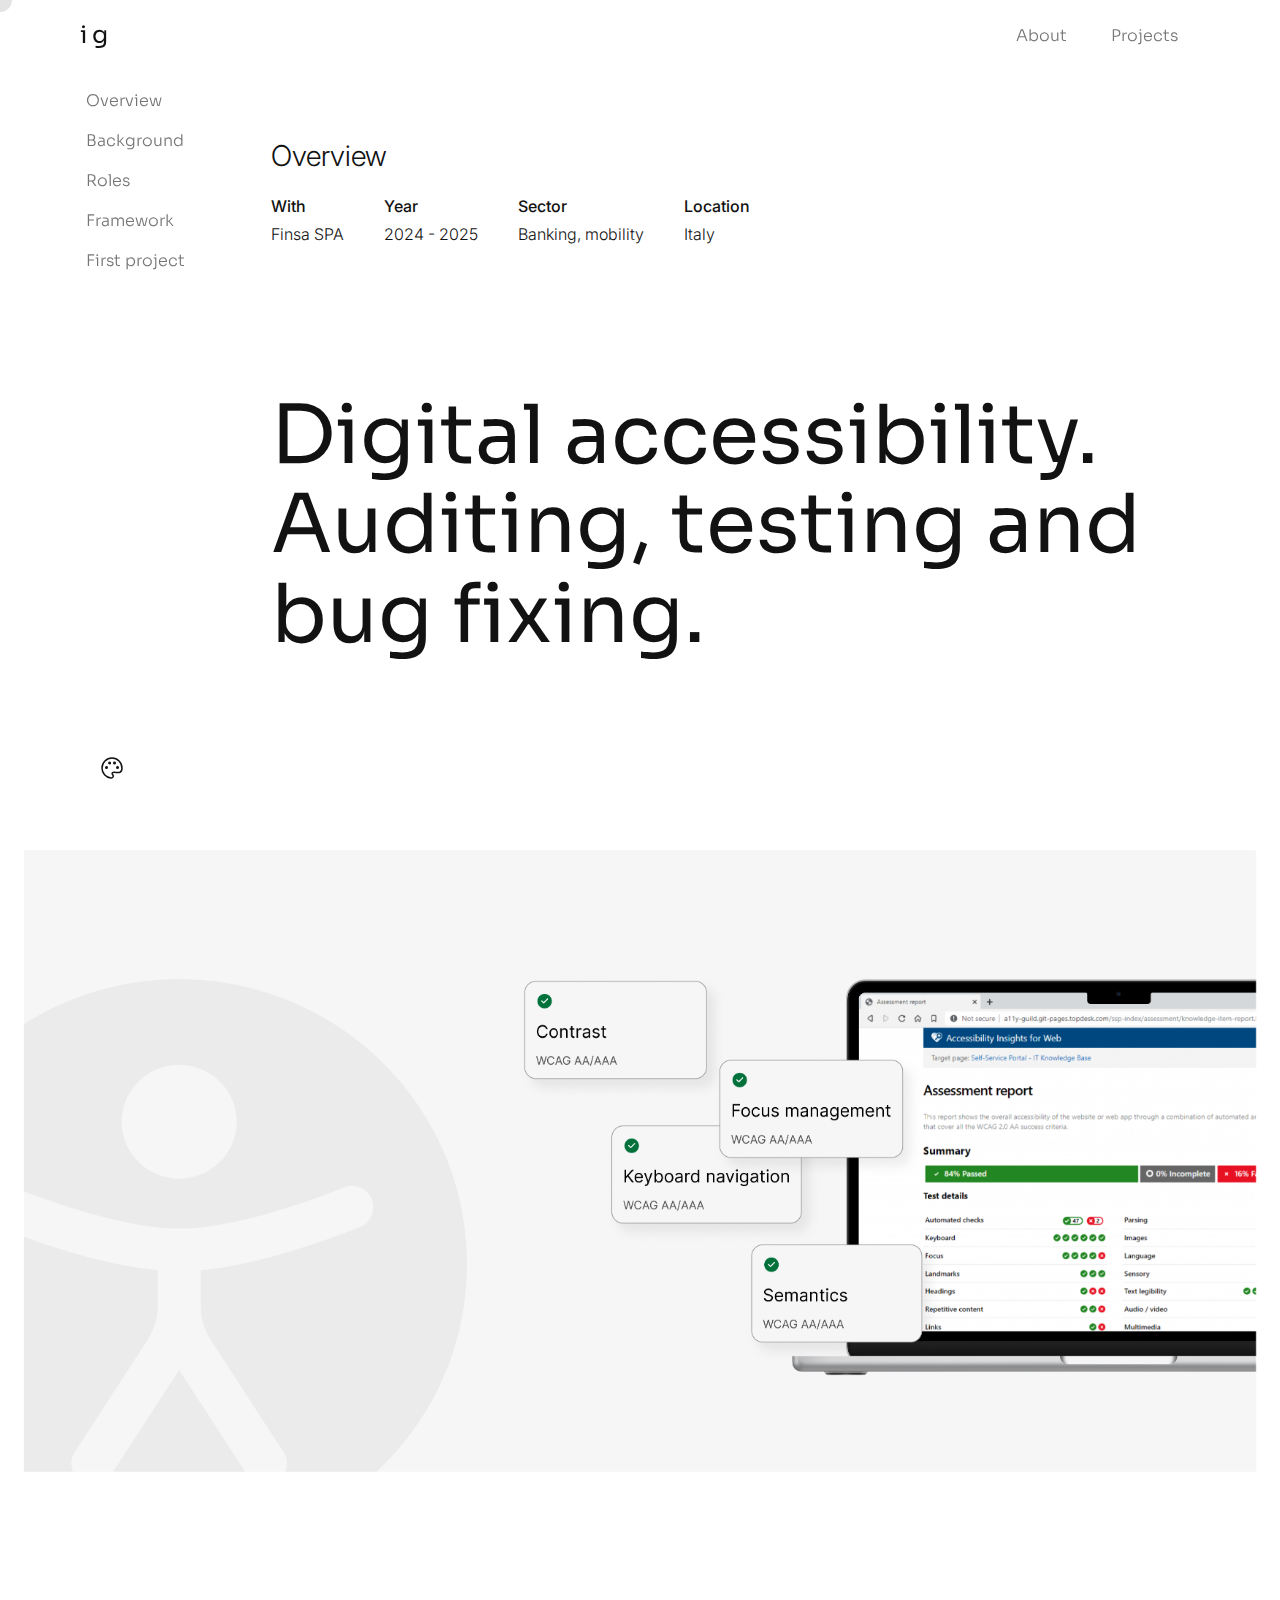
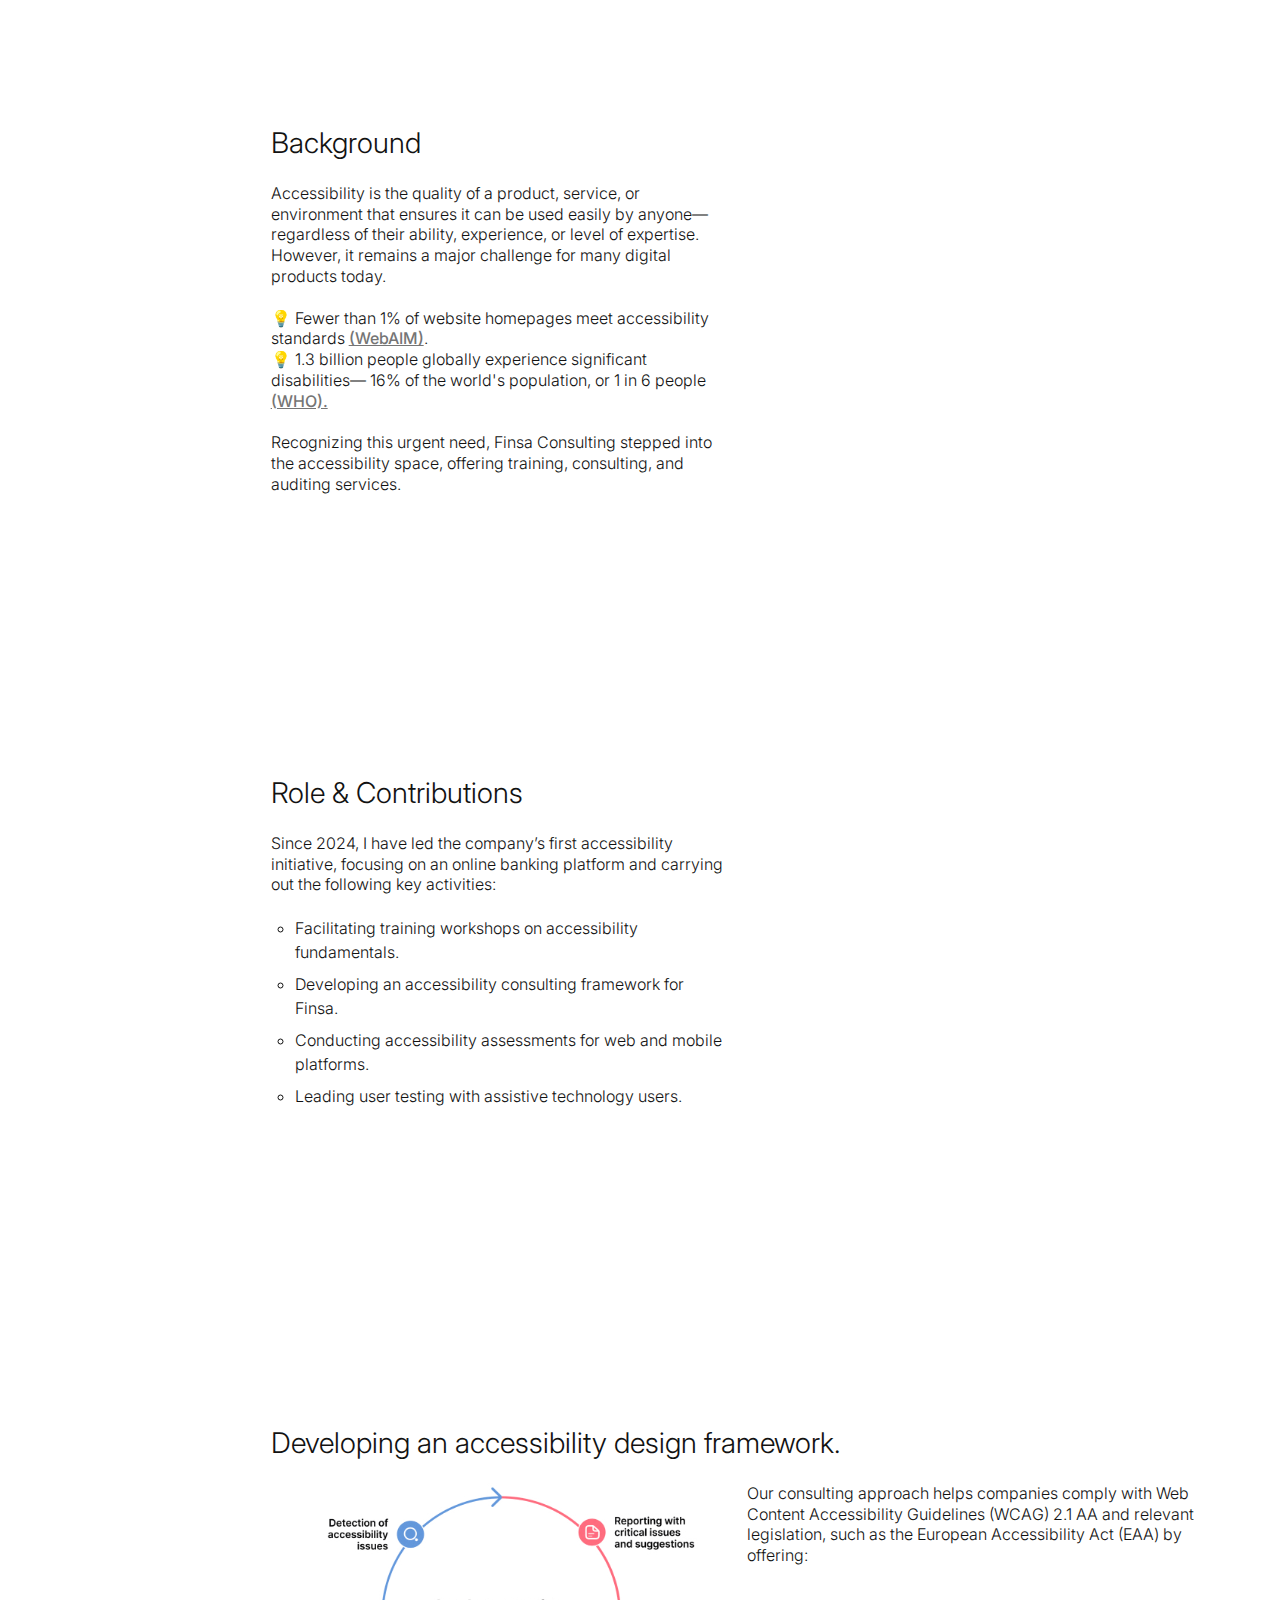
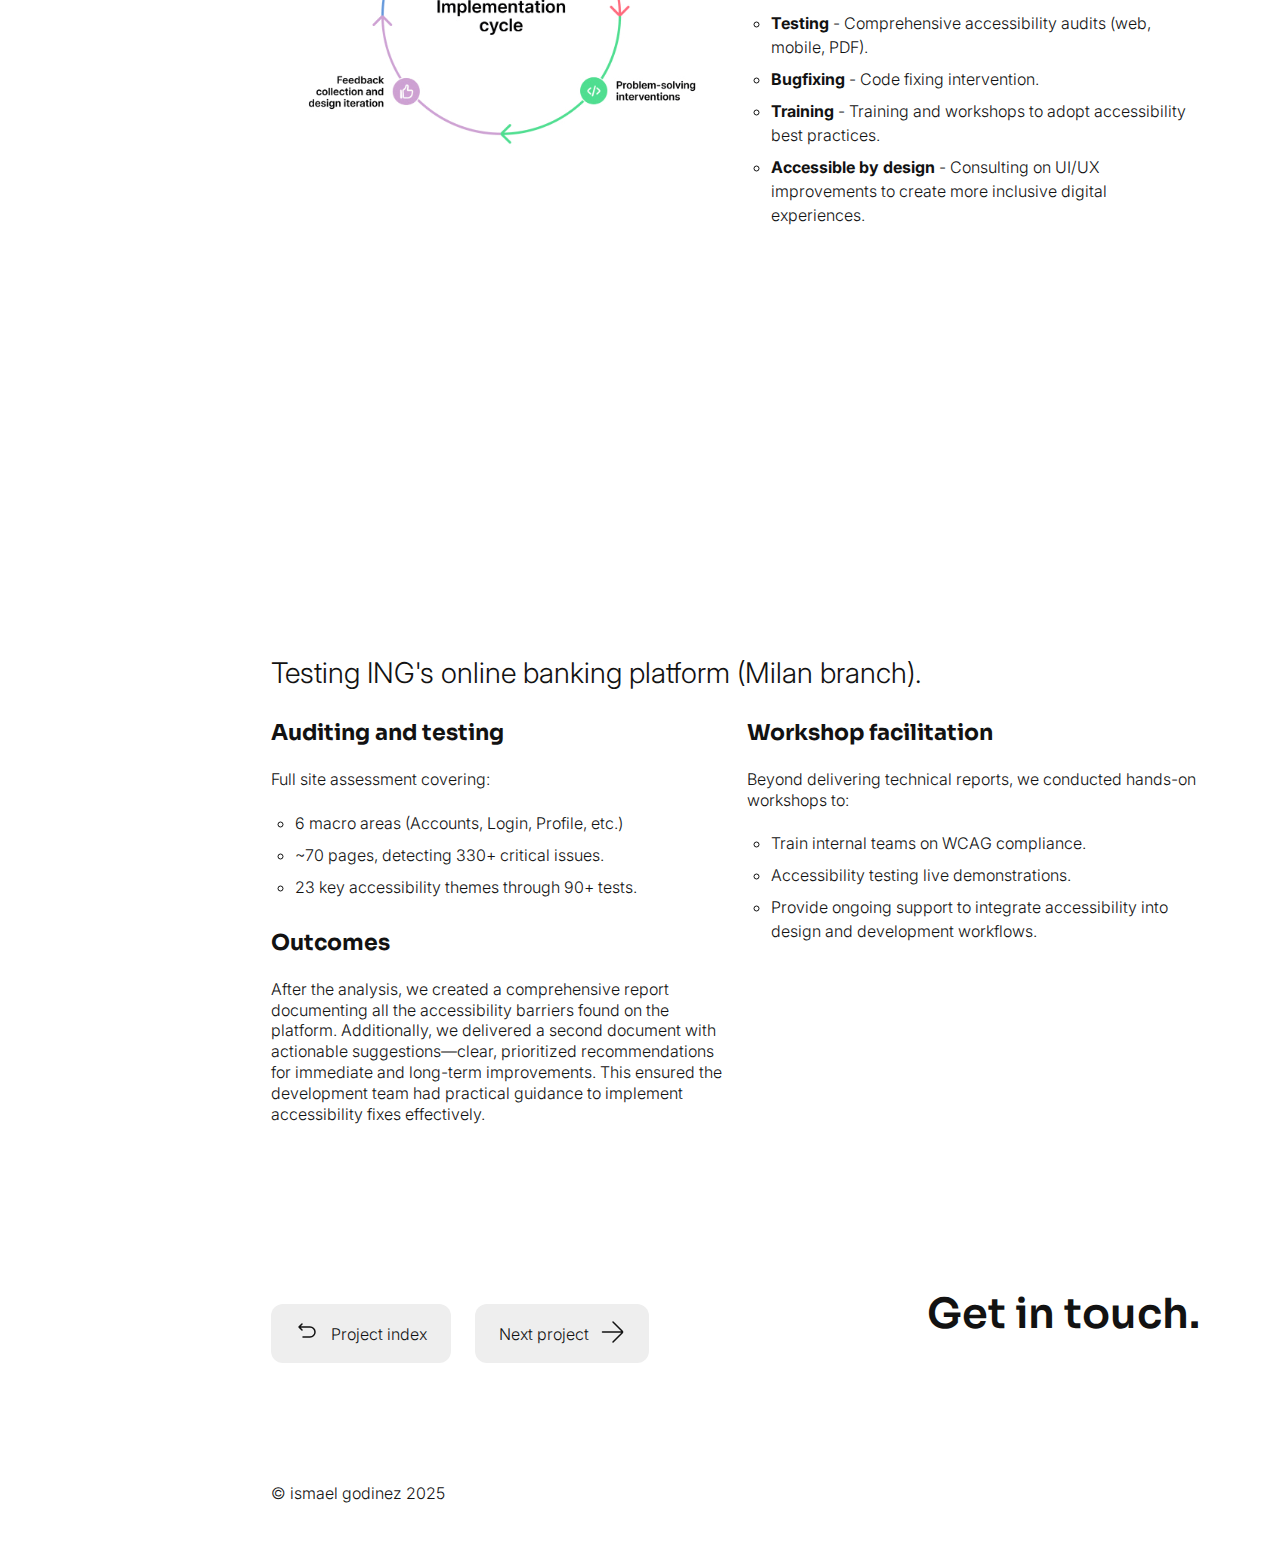
<file: accessibility.html>
<!DOCTYPE html>
<html lang="en">
<head>
    <meta charset="UTF-8">
    <meta name="viewport" content="width=device-width, initial-scale=1.0">
    <title>Ismael Godinez | Digital accessibility</title>
    <link rel="preconnect" href="https://fonts.googleapis.com">
    <link rel="preconnect" href="https://fonts.gstatic.com" crossorigin>
    <link href="https://fonts.googleapis.com/css2?family=Inter:wght@100..900&family=Sora:wght@100..800&display=swap" rel="stylesheet">

    <link href="styles/overall.css" rel="stylesheet">
    <link href="styles/variables.css" rel="stylesheet"> 
    <link href="styles/color.css" rel="stylesheet">
    <link href="styles/style.css" rel="stylesheet">
    <link href="styles/media-queries.css" rel="stylesheet"> 

    <link rel="icon" href="assets/favicon--ig.svg" type="image/svg+xml">
    <script>
        (function() {
          const savedTheme = localStorage.getItem('theme');
          if (savedTheme) {
            document.body.classList.add(savedTheme);
          }
        })();
      </script>
    
</head>

<body class="theme--default">
    <!-- navigation -->
    <header>
        <div class="navbar">
            <a href="index.html">
                <div class="logo">
                    <p class="logo--font">
                        <span>i</span>
                        <!-- <span>s</span>
                        <span>m</span>
                        <span>a</span>
                        <span>e</span>
                        <span>l</span>
                        <span> </span> -->
                        <span>g</span>
                        <!-- <span>o</span>
                        <span>d</span>
                        <span>i</span>
                        <span>n</span>
                        <span>e</span>
                        <span>z</span> -->
                    </p>
                </div>
            </a>
            <nav>
                <ul>
                    <li><a class="nav__link" href="index.html">About</a></li>
                    <li><a class="nav__link" href="projects.html">Projects</a></li>
                    <!-- <li><a href="">Playgorund</a></li> -->
                </ul>
            </nav>
        </div>
    </header>
    

    <!-- side -->
    <nav class="side-nav-proj">
        <ul>
            <li><a class="nav__link" href="#overview">Overview</a></li>
            <li><a class="nav__link" href="#background">Background</a></li>
            <li><a class="nav__link" href="#role">Roles</a></li>
            <li><a class="nav__link" href="#framework">Framework</a></li>
            <li><a class="nav__link" href="#first-proj">First project</a></li>
            
        </ul>
    </nav>
    
    <button id="theme-toggle" class="icon-theme">
        <svg width="24" height="24" viewBox="0 0 24 24" fill="none" xmlns="http://www.w3.org/2000/svg">
            <path d="M2 12.0261C2 17.1723 5.86713 21.413 10.8468 21.9863C11.5816 22.0709 12.2938 21.7576 12.8168 21.2333C13.4703 20.5781 13.4703 19.5159 12.8168 18.8607C12.2938 18.3364 11.8674 17.5541 12.2619 16.9268C13.8385 14.4192 22 20.178 22 12.0261C22 6.48884 17.5228 2 12 2C6.47715 2 2 6.48884 2 12.0261Z"/>
            <path d="M6.5 10.75C6.91414 10.75 7.24988 11.0859 7.25 11.5C7.25 11.9142 6.91421 12.25 6.5 12.25C6.08579 12.25 5.75 11.9142 5.75 11.5C5.75012 11.0859 6.08586 10.75 6.5 10.75ZM17.5 10.75C17.9141 10.75 18.2499 11.0859 18.25 11.5C18.25 11.9142 17.9142 12.25 17.5 12.25C17.0858 12.25 16.75 11.9142 16.75 11.5C16.7501 11.0859 17.0859 10.75 17.5 10.75ZM9.58496 6.25C9.99917 6.25 10.335 6.58579 10.335 7C10.335 7.41421 9.99917 7.75 9.58496 7.75C9.17077 7.74998 8.83496 7.4142 8.83496 7C8.83496 6.5858 9.17077 6.25002 9.58496 6.25ZM14.5 6.25C14.9141 6.25 15.2499 6.58589 15.25 7C15.25 7.41421 14.9142 7.75 14.5 7.75C14.0858 7.75 13.75 7.41421 13.75 7C13.7501 6.58589 14.0859 6.25 14.5 6.25Z"/>
        </svg>                               
    </button>
    <main>
        <!-- opening animation -->

        <section id="overview" class="section overview">
            <div class="content--tp a">
                <h2>Overview</h2>
                <div class="container-data">
                    <div class="item-data">
                        <h4>With</h4>
                        <p>Finsa SPA</p>
                    </div>
                    <div class="item-data">
                        <h4>Year</h4>
                        <p>2024 - 2025</p>
                    </div>
                    <div class="item-data">
                        <h4>Sector</h4>
                        <p>Banking, mobility</p>
                    </div>
                    <div class="item-data">
                        <h4>Location</h4>
                        <p>Italy</p>
                    </div>
                </div>
                
            </div>
            <div class="title-proj b">
                <h1 tabindex="1">Digital accessibility. Auditing, testing and bug fixing.</h1>
            </div>
        </section>

        <section class="hero--interactive hero--fade">
                <img src="assets/acc--overview.png" alt="" class="scroll-image">
        </section>
    
        <section id="background" class="section role">
            <div class="content--tp">
                <div class="description">
                    <h2>Background</h2>
                    <div>
                        Accessibility is the quality of a product, service, or environment that ensures it can be used easily by anyone—regardless of their ability, experience, or level of expertise. However, it remains a major challenge for many digital products today.
                        <br><br>
                        💡 Fewer than 1% of website homepages meet accessibility standards <a href="https://webaim.org/projects/million/" class="link-text" target="_blank">(WebAIM)</a>.
                        <br>
                        💡 1.3 billion people globally  experience significant disabilities— 16% of the world's population, or 1 in 6 people <a href="https://www.who.int/health-topics/disability#tab=tab_1" class="link-text" target="_blank">(WHO).</a>
                        <br><br>
                        Recognizing this urgent need, Finsa Consulting stepped into the accessibility space, offering training, consulting, and auditing services.
                    </div>
                </div>
            </div>
        </section>

        <section id="role" class="section role">
            <div class="content--tp">
                <div class="description">                
                    <h2>Role & Contributions</h2>
                    <div>
                        Since 2024, I have led the company’s first accessibility initiative, focusing on an online banking platform and carrying out the following key activities:
                        <br><br>
                        <ul>
                            <li>Facilitating training workshops on accessibility fundamentals.</li>
                            <li>Developing an accessibility consulting framework for Finsa.</li>
                            <li>Conducting accessibility assessments for web and mobile platforms.</li>
                            <li>Leading user testing with assistive technology users.</li>
                            <!-- <li>Creating and maintain a resource repository with key principles and best practices, desktop and mobile testing protocols, compliance (WCAG, EAA,) and regional regulations, assistive technologies, and more.</li> -->
                        </ul>
                    </div>
                </div>
            </div>
        </section>

        <section id="framework" class="section method">
            <div class="content--tp">
                <div class="description">
                    <h2>Developing an accessibility design framework.</h2>
                    <div class="two-columns">
                        <div class="img--container">
                            <img src="assets/accessibility--1.png" alt="diagram of accessibility design framework" class="img--framework">
                        </div>
                        <div class="description">
                            Our consulting approach helps companies comply with Web Content Accessibility Guidelines (WCAG) 2.1 AA and relevant legislation, such as the European Accessibility Act (EAA) by offering:
                            <br><br>
                            <ul>
                                <li><strong>Testing</strong> - Comprehensive accessibility audits (web, mobile, PDF).</li>
                                <li><strong>Bugfixing</strong> - Code fixing intervention.</li>
                                <li><strong>Training</strong> - Training and workshops to adopt accessibility best practices.</li>
                                <li><strong>Accessible by design</strong> - Consulting on UI/UX improvements to create more inclusive digital experiences.</li>
                            </ul>
                        </div>
                    </div>
                </div>
            </div>

        </section>

        <!-- footer -->
        <section id="first-proj" class="section takeaway">
            <div class="container-takeaway">
                <div class="content--tp">
                    <div class="info-project">
                        <h2>Testing ING's online banking platform (Milan branch).</h2>
                        <div class="two-columns">
                            <div class="description">
                                <h3>Auditing and testing</h3>
                                <div>
                                    Full site assessment covering:
                                    <br><br>
                                    <ul>
                                        <li>6 macro areas (Accounts, Login, Profile, etc.)</li>
                                        <li>~70 pages, detecting 330+ critical issues.</li>
                                        <li>23 key accessibility themes through 90+ tests.</li>
                                    </ul>
                                </div>
                                <h3>Outcomes</h3>
                                <div>
                                    After the analysis, we created a comprehensive report documenting all the accessibility barriers found on the platform. Additionally, we delivered a second document with actionable suggestions—clear, prioritized recommendations for immediate and long-term improvements. This ensured the development team had practical guidance to implement accessibility fixes effectively.
                                </div>
                            </div>
                            <div class="description">
                                <h3>Workshop facilitation</h3>
                                <div>
                                    Beyond delivering technical reports, we conducted hands-on workshops to:
                                    <br><br>
                                    <ul>
                                        <li>Train internal teams on WCAG compliance.</li>
                                        <li>Accessibility testing live demonstrations.</li>
                                        <li>Provide ongoing support to integrate accessibility into design and development workflows.</li>
                                    </ul>
                                </div>
                            </div>
                        </div>
                    </div>
                     
                    <div class="footer-cta">
                        <div class="cta">
                            <button class="principal icon-left" onclick="window.location.href='projects.html'">
                                <span class="icon">
                                    <svg width="24" height="24" viewBox="0 0 24 24" fill="none" xmlns="http://www.w3.org/2000/svg">
                                    <path d="M4 7H15C17.7614 7 20 9.23857 20 12C20 14.7614 17.7614 17 15 17H8.00001M4 7L7 4M4 7L7 10"  stroke-width="1.5" stroke-linecap="round" stroke-linejoin="round"/>
                                    </svg>
                                    </span>
                                <span class="label">Project index</span>
                            </button>
                            <button class="principal icon-right" onclick="window.location.href='bosch-companion.html'">
                                <span class="label">Next project</span>
                                <span class="icon">
                                    <svg width="24" height="24" viewBox="0 0 24 24" fill="none" xmlns="http://www.w3.org/2000/svg">
                                        <path d="M12 22L21.2929 12.7071C21.6834 12.3166 21.6834 11.6834 21.2929 11.2929L12 2M21.5 12H1.5" stroke-width="1.5" stroke-linecap="round" stroke-linejoin="round"/>
                                    </svg>
                                </span>
                            </button>
                        </div>
                        <div class="connect--cta">
                            <a href="index.html#contact">Get in touch.</a>
                        </div>
                    </div>
                </div>
                <div class="copyright">
                    © ismael godinez 2025
                </div>
            </div>
        </section>
    </main>
    <div class="custom-cursor"></div>
    <script src="scripts/script.js"></script>
</body>
</html>
</file>
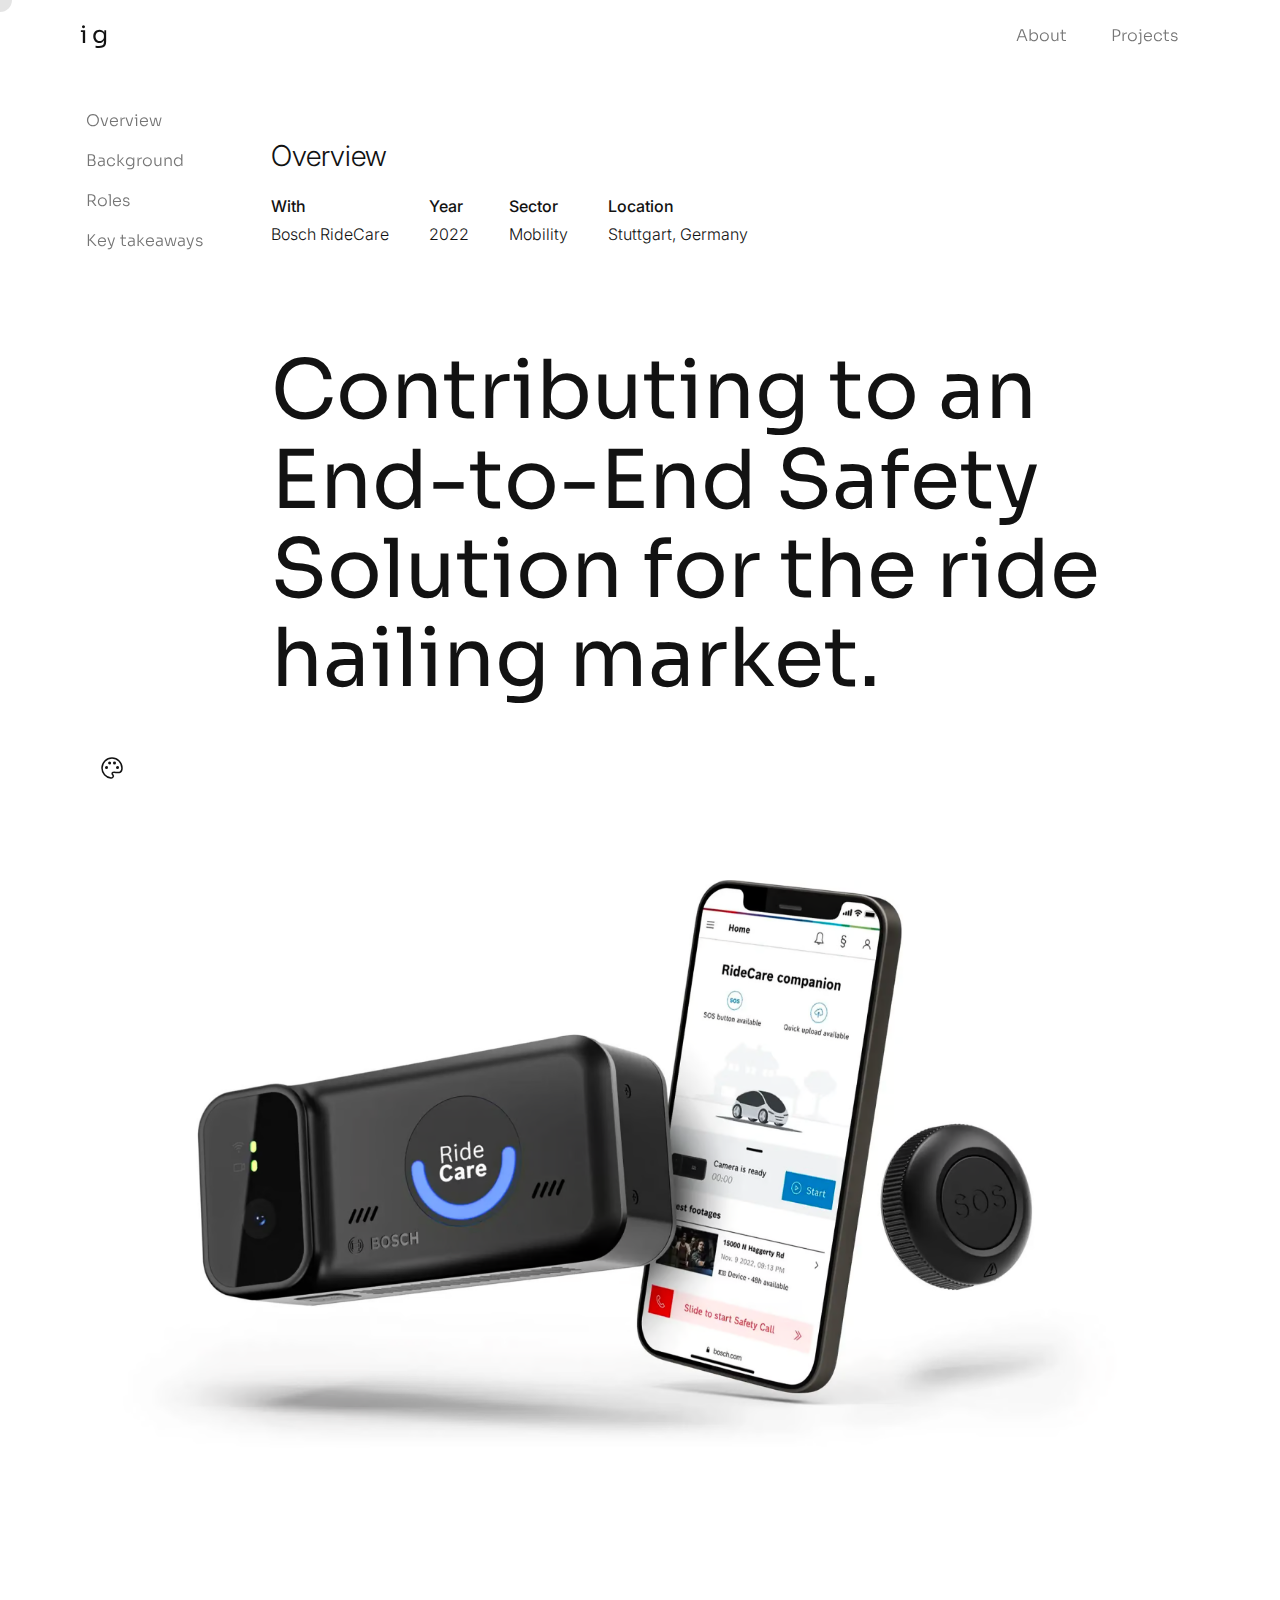
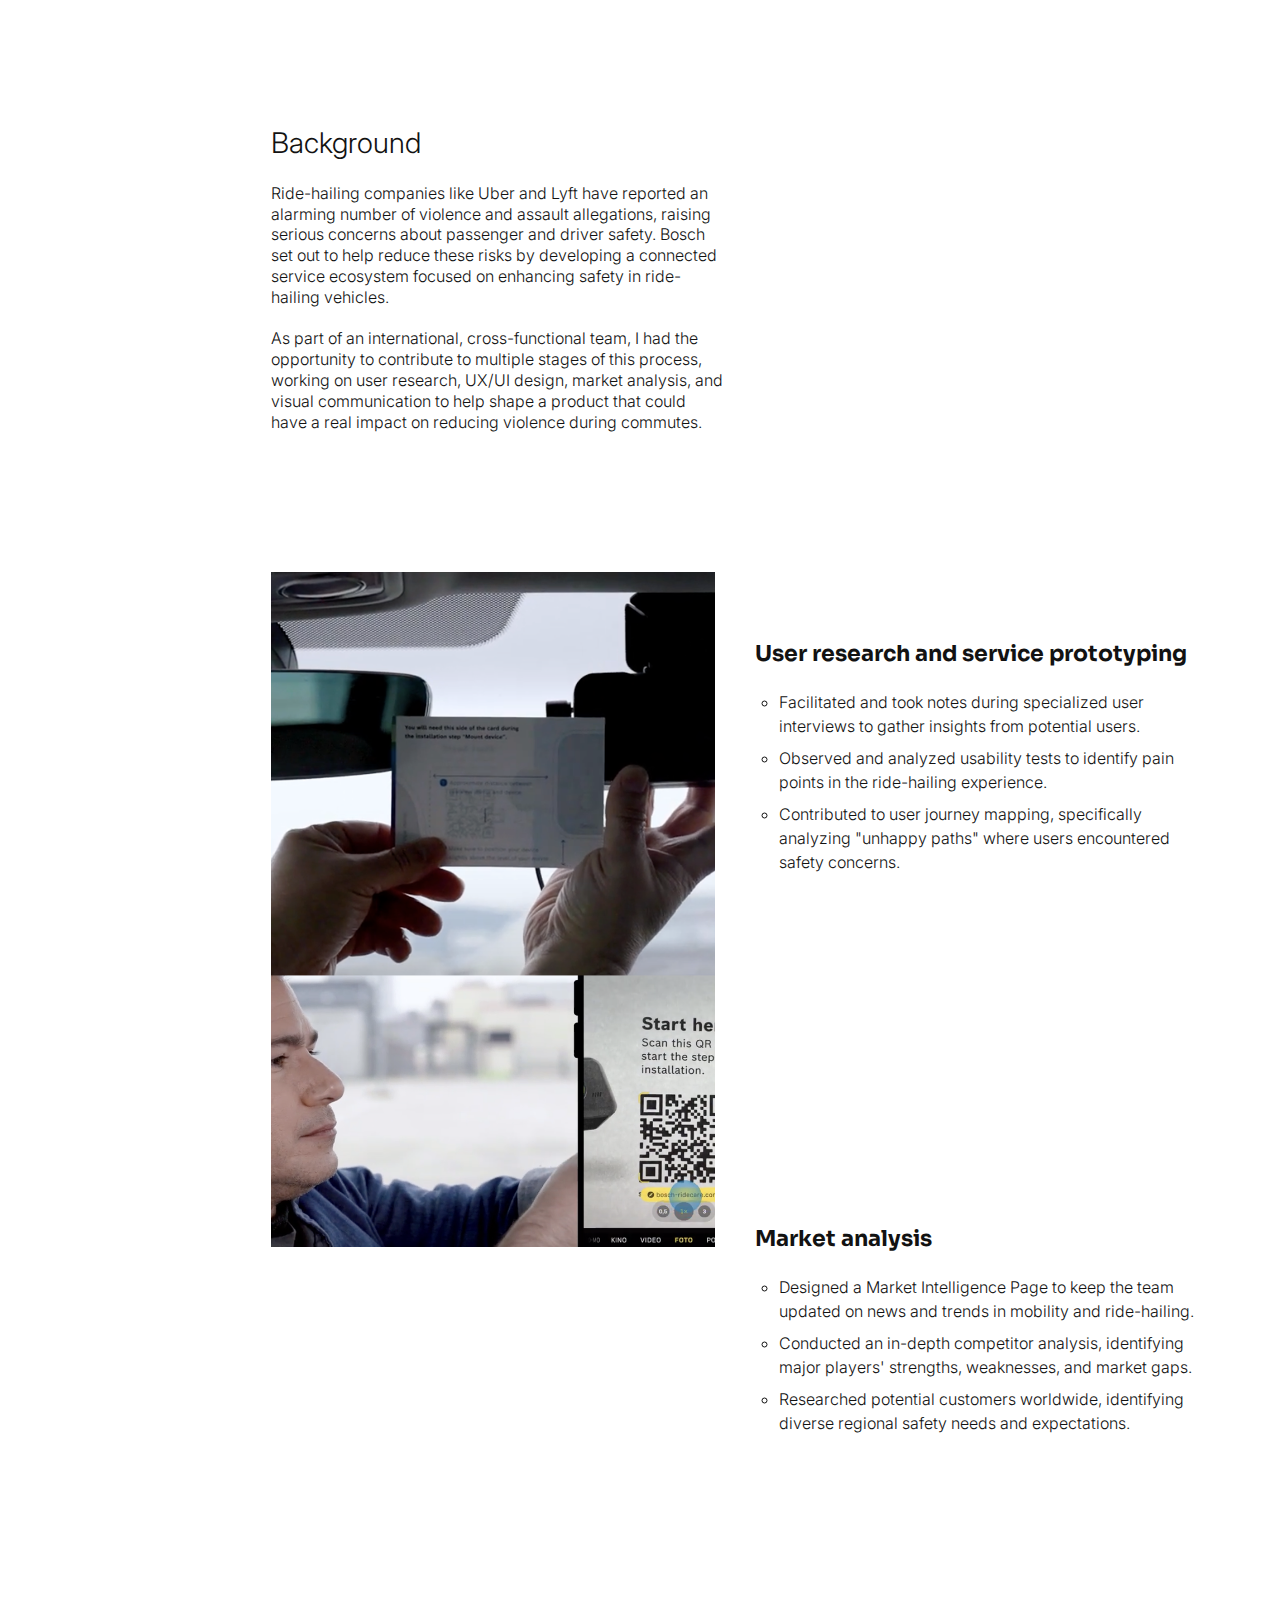
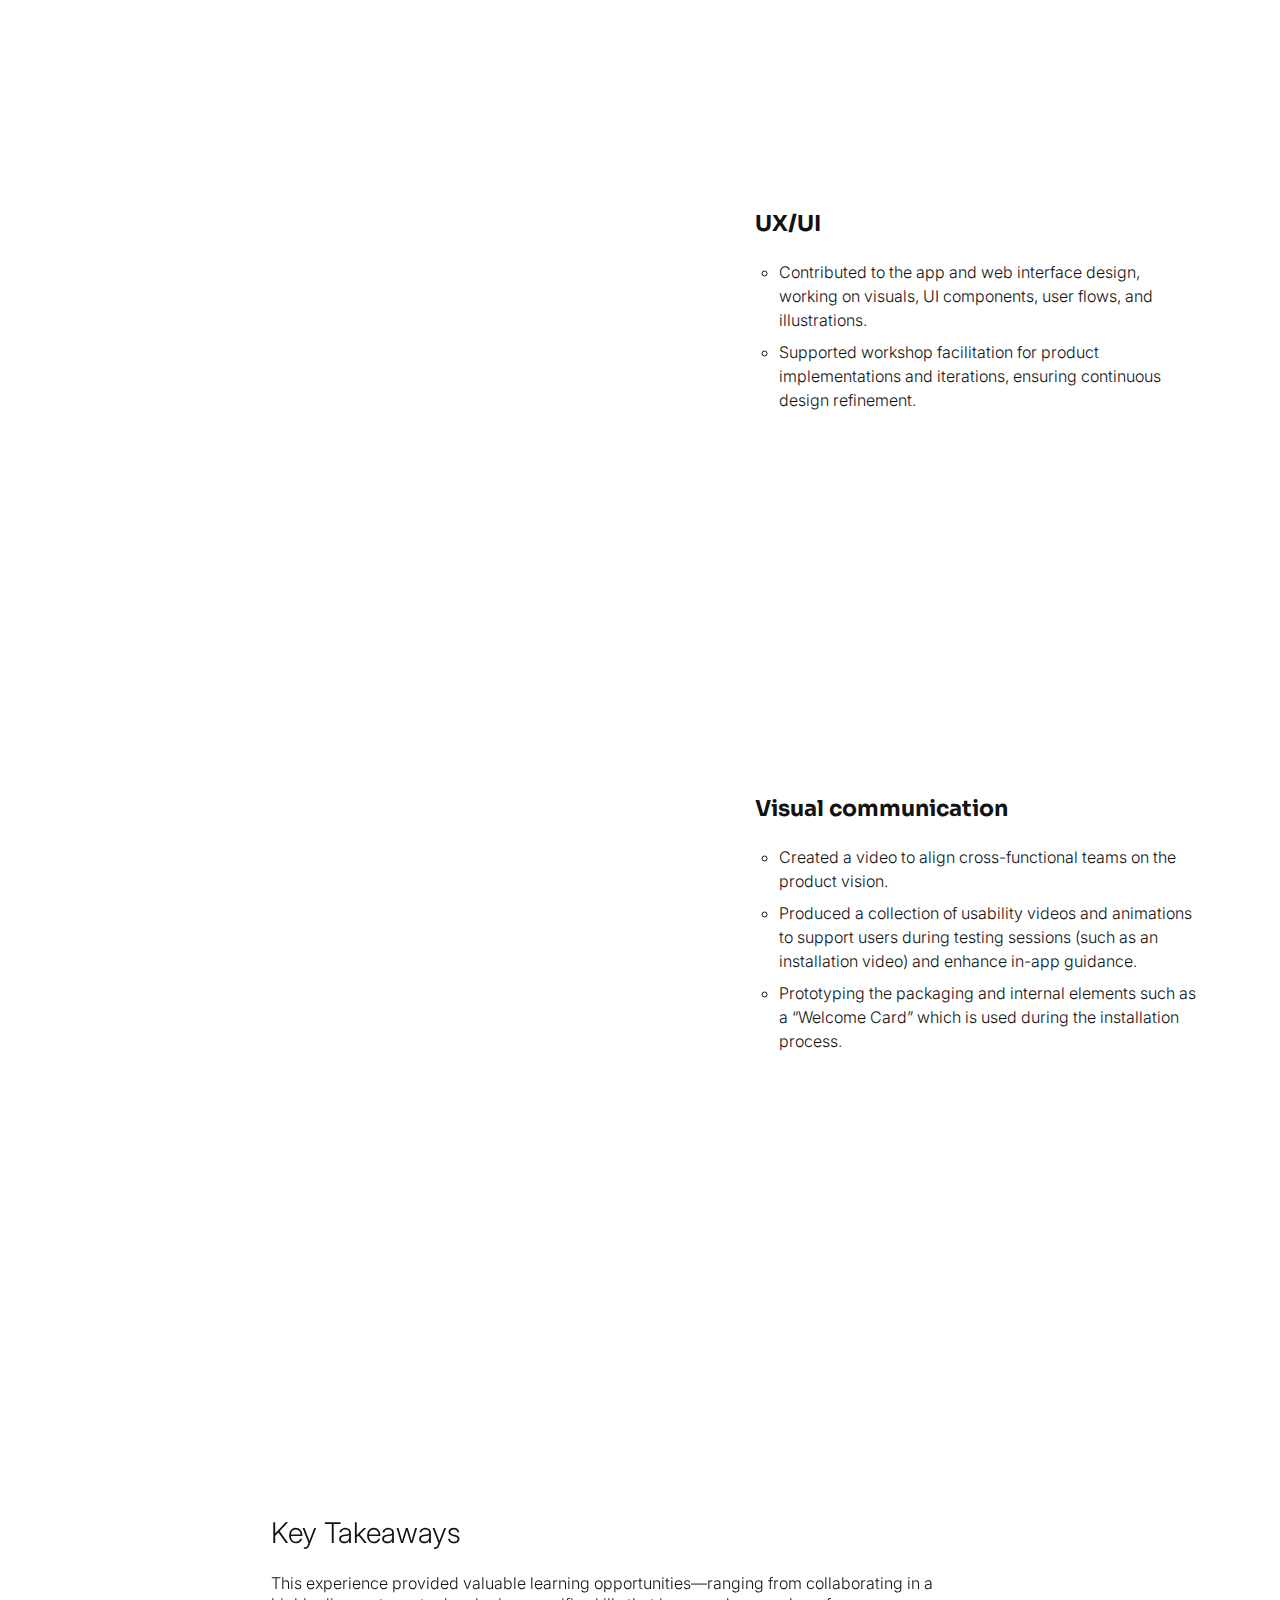
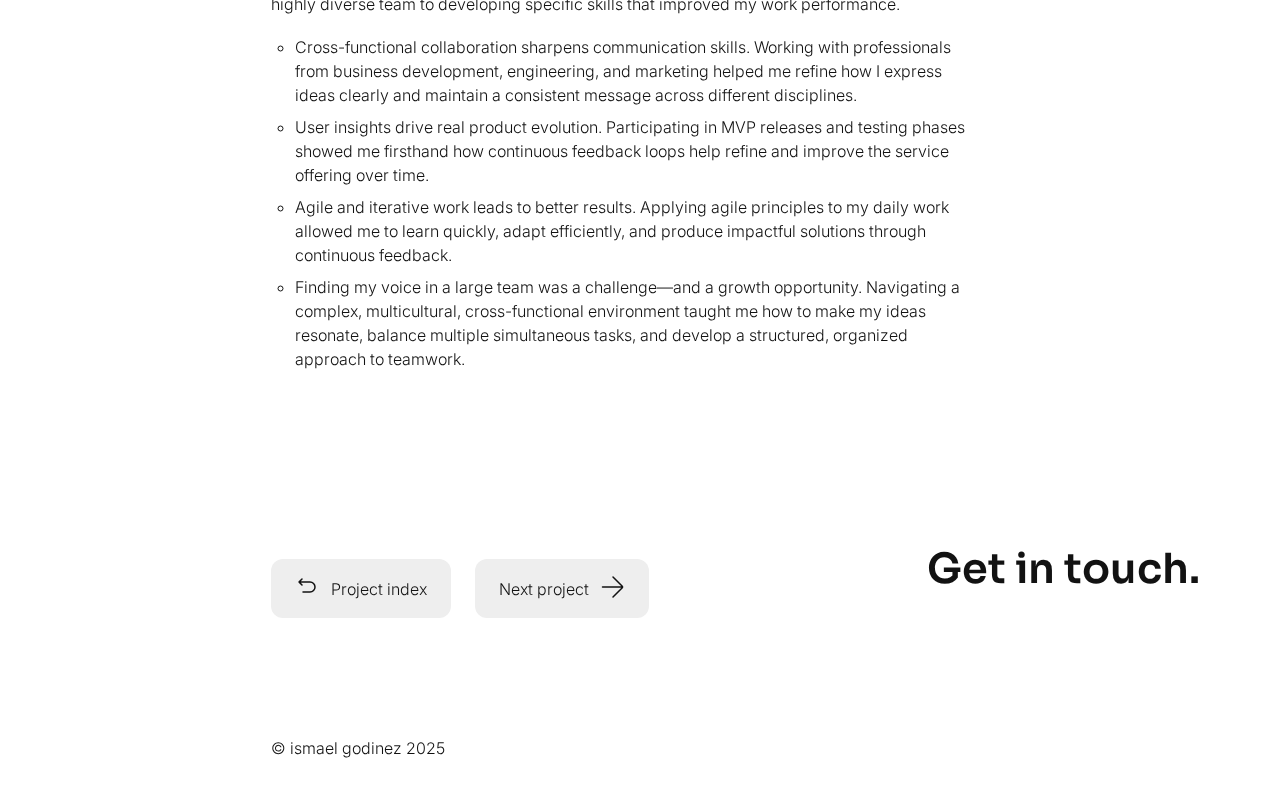
<file: bosch-companion.html>
<!DOCTYPE html>
<html lang="en">
<head>
    <meta charset="UTF-8">
    <meta name="viewport" content="width=device-width, initial-scale=1.0">
    <title>Ismael Godinez | Bosch RideCare</title>
    <link rel="preconnect" href="https://fonts.googleapis.com">
    <link rel="preconnect" href="https://fonts.gstatic.com" crossorigin>
    <link href="https://fonts.googleapis.com/css2?family=Inter:wght@100..900&family=Sora:wght@100..800&display=swap" rel="stylesheet">

    <link href="styles/overall.css" rel="stylesheet">
    <link href="styles/variables.css" rel="stylesheet"> 
    <link href="styles/color.css" rel="stylesheet">
    <link href="styles/style.css" rel="stylesheet">
    <link href="styles/media-queries.css" rel="stylesheet"> 

    <link rel="icon" href="assets/favicon--ig.svg" type="image/svg+xml">
    <script>
        (function() {
          const savedTheme = localStorage.getItem('theme');
          if (savedTheme) {
            document.body.classList.add(savedTheme);
          }
        })();
      </script>
    
</head>

<body class="theme--default">
    <!-- navigation -->
    <header>
        <div class="navbar">
            <a href="index.html">
                <div class="logo">
                    <p class="logo--font">
                        <span>i</span>
                        <!-- <span>s</span>
                        <span>m</span>
                        <span>a</span>
                        <span>e</span>
                        <span>l</span>
                        <span> </span> -->
                        <span>g</span>
                        <!-- <span>o</span>
                        <span>d</span>
                        <span>i</span>
                        <span>n</span>
                        <span>e</span>
                        <span>z</span> -->
                    </p>
                </div>
            </a>
            <nav>
                <ul>
                    <li><a class="nav__link" href="index.html">About</a></li>
                    <li><a class="nav__link" href="projects.html">Projects</a></li>
                    <!-- <li><a href="">Playgorund</a></li> -->
                </ul>
            </nav>
        </div>
    </header>
    

    <!-- side -->
    <nav class="side-nav-proj">
        <ul>
            <li><a class="nav__link" href="#overview">Overview</a></li>
            <li><a class="nav__link" href="#goal">Background</a></li>
            <li><a class="nav__link" href="#role">Roles</a></li>
            <li><a class="nav__link" href="#takeaway">Key takeaways</a></li>
            
        </ul>
    </nav>
    
    <button id="theme-toggle" class="icon-theme">
        <svg width="24" height="24" viewBox="0 0 24 24" fill="none" xmlns="http://www.w3.org/2000/svg">
            <path d="M2 12.0261C2 17.1723 5.86713 21.413 10.8468 21.9863C11.5816 22.0709 12.2938 21.7576 12.8168 21.2333C13.4703 20.5781 13.4703 19.5159 12.8168 18.8607C12.2938 18.3364 11.8674 17.5541 12.2619 16.9268C13.8385 14.4192 22 20.178 22 12.0261C22 6.48884 17.5228 2 12 2C6.47715 2 2 6.48884 2 12.0261Z"/>
            <path d="M6.5 10.75C6.91414 10.75 7.24988 11.0859 7.25 11.5C7.25 11.9142 6.91421 12.25 6.5 12.25C6.08579 12.25 5.75 11.9142 5.75 11.5C5.75012 11.0859 6.08586 10.75 6.5 10.75ZM17.5 10.75C17.9141 10.75 18.2499 11.0859 18.25 11.5C18.25 11.9142 17.9142 12.25 17.5 12.25C17.0858 12.25 16.75 11.9142 16.75 11.5C16.7501 11.0859 17.0859 10.75 17.5 10.75ZM9.58496 6.25C9.99917 6.25 10.335 6.58579 10.335 7C10.335 7.41421 9.99917 7.75 9.58496 7.75C9.17077 7.74998 8.83496 7.4142 8.83496 7C8.83496 6.5858 9.17077 6.25002 9.58496 6.25ZM14.5 6.25C14.9141 6.25 15.2499 6.58589 15.25 7C15.25 7.41421 14.9142 7.75 14.5 7.75C14.0858 7.75 13.75 7.41421 13.75 7C13.7501 6.58589 14.0859 6.25 14.5 6.25Z"/>
        </svg>                               
    </button>
    <main>
        <!-- opening animation -->

        <section id="overview" class="section overview">
            <div class="content--tp a">
                <h2>Overview</h2>
                <div class="container-data">
                    <div class="item-data">
                        <h4>With</h4>
                        <p>Bosch RideCare</p>
                    </div>
                    <div class="item-data">
                        <h4>Year</h4>
                        <p>2022</p>
                    </div>
                    <div class="item-data">
                        <h4>Sector</h4>
                        <p>Mobility</p>
                    </div>
                    <!-- <div class="item-data">
                        <h4>Client</h4>
                        <p>Hospedale Gemelli</p>
                    </div> -->
                    <div class="item-data">
                        <h4>Location</h4>
                        <p>Stuttgart, Germany</p>
                    </div>
                </div>
                
            </div>
            <div class="title-proj b">
                <h1 tabindex="1">Contributing to an End-to-End Safety Solution for the ride hailing market.</h1>
            </div>
        </section>

        <section class="hero--interactive hero--fade">
                <img src="assets/bosch--overview.png" alt="" class="scroll-image">
        </section>
    
        <section id="goal" class="section role">
            <div class="content--tp">
                <div class="description">
                    <h2>Background</h2>
                    <div>
                        Ride-hailing companies like Uber and Lyft have reported an alarming number of violence and assault allegations, raising serious concerns about passenger and driver safety. Bosch set out to help reduce these risks by developing a connected service ecosystem focused on enhancing safety in ride-hailing vehicles.
                        <br><br>
                        As part of an international, cross-functional team, I had the opportunity to contribute to multiple stages of this process, working on user research, UX/UI design, market analysis, and visual communication to help shape a product that could have a real impact on reducing violence during commutes.
                    </div>
                </div>
            </div>
        </section>


        <section id="role" class="sticky-slider section">
            <div class="scroll-slider">
                <div class="image-panel">
                  <div class="image-wrapper" id="image-wrapper">
                    <img src="assets/bosch--press4.png" alt="Installation process of the RideCare device"> 
                    <img src="assets/bosch--press1-1.png" alt="RideCare companion device, installed in a car windshield">
                  </div>
                </div>
              
                <div class="text-panel">
                  <div class="text-block" data-index="0">
                    <div>
                      <h3>User research and service prototyping</h3>
                      <ul>
                        <li>Facilitated and took notes during specialized user interviews to gather insights from potential users.</li>
                        <li>Observed and analyzed usability tests to identify pain points in the ride-hailing experience.</li>
                        <li>Contributed to user journey mapping, specifically analyzing "unhappy paths" where users encountered safety concerns.</li>
                      </ul>
                    </div>
                  </div>
                  <div class="text-block" data-index="0">
                    <div>
                      <h3>Market analysis</h3>
                      <ul>
                        <li>Designed a Market Intelligence Page to keep the team updated on news and trends in mobility and ride-hailing.</li>
                        <li>Conducted an in-depth competitor analysis, identifying major players' strengths, weaknesses, and market gaps.</li>
                        <li>Researched potential customers worldwide, identifying diverse regional safety needs and expectations.</li>
                      </ul>
                    </div>
                  </div>
                  <div class="text-block" data-index="1">
                    <div>
                      <h3>UX/UI</h3>
                      <ul>
                        <li>Contributed to the app and web interface design, working on visuals, UI components, user flows, and illustrations.</li>
                      <li>Supported workshop facilitation for product implementations and iterations, ensuring continuous design refinement.</li>
                      </ul> 
                    </div>
                  </div>
                  <div class="text-block" data-index="1">
                    <div>
                      <h3>Visual communication</h3>
                      <ul>
                        <li>Created a video to align cross-functional teams on the product vision.</li>
                        <li>Produced a collection of usability videos and animations to support users during testing sessions  (such as an installation video) and enhance in-app guidance.</li>
                        <li>Prototyping the packaging and internal elements such as a “Welcome Card” which is used during the installation process.</li>
                      </ul>
                    </div>
                  </div>
                </div>
            </div>
        </section>
        
        <!-- footer -->
        <section id="takeaway" class="section takeaway">
            <div class="container-takeaway">
                <div class="content--tp">
                    <div class="description">
                        <h2>Key Takeaways</h2>
                        <div>
                            This experience provided valuable learning opportunities—ranging from collaborating in a highly diverse team to developing specific skills that improved my work performance.
                            <br><br>
                            <ul>
                                <li>Cross-functional collaboration sharpens communication skills. Working with professionals from business development, engineering, and marketing helped me refine how I express ideas clearly and maintain a consistent message across different disciplines.</li>
                                <li>User insights drive real product evolution. Participating in MVP releases and testing phases showed me firsthand how continuous feedback loops help refine and improve the service offering over time.</li>
                                <li>Agile and iterative work leads to better results. Applying agile principles to my daily work allowed me to learn quickly, adapt efficiently, and produce impactful solutions through continuous feedback.</li>
                                <li>Finding my voice in a large team was a challenge—and a growth opportunity. Navigating a complex, multicultural, cross-functional environment taught me how to make my ideas resonate, balance multiple simultaneous tasks, and develop a structured, organized approach to teamwork.</li>
                            </ul>
                        </div>
                    </div>
                    <div class="footer-cta">
                        <div class="cta">
                            <button class="principal icon-left" onclick="window.location.href='projects.html'">
                                <span class="icon">
                                    <svg width="24" height="24" viewBox="0 0 24 24" fill="none" xmlns="http://www.w3.org/2000/svg">
                                    <path d="M4 7H15C17.7614 7 20 9.23857 20 12C20 14.7614 17.7614 17 15 17H8.00001M4 7L7 4M4 7L7 10"  stroke-width="1.5" stroke-linecap="round" stroke-linejoin="round"/>
                                    </svg>
                                    </span>
                                <span class="label">Project index</span>
                            </button>
                            <button class="principal icon-right" onclick="window.location.href='urmet-servizi.html'">
                                <span class="label">Next project</span>
                                <span class="icon">
                                    <svg width="24" height="24" viewBox="0 0 24 24" fill="none" xmlns="http://www.w3.org/2000/svg">
                                        <path d="M12 22L21.2929 12.7071C21.6834 12.3166 21.6834 11.6834 21.2929 11.2929L12 2M21.5 12H1.5" stroke-width="1.5" stroke-linecap="round" stroke-linejoin="round"/>
                                    </svg>
                                </span>
                            </button>
                        </div>
                        <div class="connect--cta">
                            <a href="index.html#contact">Get in touch.</a>
                        </div>
                    </div>
                </div>
                <div class="copyright">
                    © ismael godinez 2025
                </div>
            </div>
        </section>
    </main>
    <div class="custom-cursor"></div>
    <script src="scripts/script.js"></script>
    <script>
        // Run only if screen is wider than 768px
        if (window.innerWidth > 768) {
          const wrapper = document.getElementById('image-wrapper');
      
          const observer = new IntersectionObserver(entries => {
            entries.forEach(entry => {
              if (entry.isIntersecting) {
                const index = entry.target.dataset.index;
                wrapper.style.transform = `translateY(-${index * 75}vh)`;
              }
            });
          }, {
            threshold: 0.6
          });
      
          document.querySelectorAll('.text-block').forEach(block => observer.observe(block));
        }
      </script>
</body>
</html>
</file>
<file: styles/overall.css>
html, body {
  box-sizing: border-box;
  scroll-behavior: smooth;


  margin: 0;
  padding: 0;
  
  font-family: var(--font--family);
  font-family: var(--font--family-2);
  line-height: 130%;
  font-size: var(--font--size-regular);
  font-weight: 300;
  cursor: none;
}
  
*, *:before, *:after {
  box-sizing: inherit;
}

h1, h2, h3, h4, p, figure {
  margin: 0;

}

a {
  text-decoration: none;
  color: inherit;
  cursor: none;
}
  
img {
  display: block;
  user-select: none;
}

* {
  -webkit-tap-highlight-color: rgb(0 0 0 / 0);
}

.link-text {
  color: var(--foreground-2);
  font-weight: 500;
  text-decoration: underline;
  transition: color 0.3s ease;
}

.link-text:hover {
  color: var(--foreground-1);
}

h1 {
  font-family: var(--font--family);
  font-optical-sizing: auto;
  font-weight: 400;
  font-style: normal;
  font-size: var(--font--size-huge);  
  line-height: 110%; 
}

h2 {
  font-family: "Inter", sans-serif;
  font-optical-sizing: auto;
  font-weight: 300;
  font-style: normal;
  font-size: var(--font--size-large); 
  line-height: 110%;  
}

h3 {
  font-family: var(--font--family);
  font-optical-sizing: auto;
  font-weight: 700;
  font-style: normal;
  font-size: var(--font--size-medium); 
  line-height: 110%;  
}

h4 {
  font-family: var(--font--family-2);
  font-optical-sizing: auto;
  font-weight: 500;
  font-style: normal;
  font-size: var(--font--size-regular);   
}

.logo--font {
  font-family: var(--font--family);
  font-optical-sizing: auto;
  font-weight: 400;
  font-style: normal;
  font-size: 24px;
}

.custom-cursor {
  position: fixed;
  top: 0;
  left: 0;
  width: 24px;
  height: 24px;
  background-color: var(--surface-2);
  border-radius: 50%;
  pointer-events: none;
  transform: translate(-50%, -50%);
  transition: transform 0.15s ease-out, width 0.2s, height 0.2s;
  z-index: 9999;
}

.custom-cursor.hovered {
  transform: translate(-50%, -50%) scale(2);
  background: var(--surface-1);
  /* backdrop-filter: invert(100%); */
}

button {
  display: inline-flex;
  height: fit-content;
  padding: 16px 24px;
  justify-content: center;
  align-items: center;
  gap: 12px;
  border-radius: 12px;
  cursor: none;
  
}

strong {
  font-weight: 700;
}

ol, ul {
  margin: 0;
  padding: 0 0 0 24px;
}

ol li {
  line-height: 1.5;
  margin-bottom: 24px;
}

ul li {
  list-style: circle;
  line-height: 1.5;
  margin-bottom: 8px;
}

.principal {
  background: var(--surface-1, #eee);
  border: none;
}

.principal:hover {
  background: var(--surface-2, #e4e4e4);
}

.principal .label {
  color: var(--foreground-1);
  font-family: var(--font--family-2);
  font-size: var(--font--size-regular);
  line-height: normal;
  font-weight: 300;
}

/* slider */

.slider {
  position: relative;
  width: 100%;
  align-self: stretch;
  /* max-width: 600px; */
  overflow: hidden;
  /* border-radius: 32px; */
  height: 80vh;
}

.slider-track {
  display: flex;
  transition: transform 0.4s ease;
  align-self: stretch;
  height: calc(100% - 80px);
}

.slide {
  min-width: 100%;
  box-sizing: border-box;
  padding: 0 20px;
}

.slide img {
  max-width: 100%;
  height: 70%;
  object-fit: cover;
  border-radius: 24px;
  margin-bottom: 16px;
}

.video-box {
  width: 100%;
  height: 70%;
  overflow: hidden;
  min-width: 25vw;
  margin-bottom: 16px;
}

.video-box video {
width: 100%;
height: 100%;
border-radius: 24px;

object-fit: cover;
overflow: hidden;
}

.slide p {
  min-width: 100%;
  height: fit-content;
  
}

.cta--slider {
  display: flex;
  flex-direction: row;
  justify-content: space-between;
  margin-bottom: 16px;
  padding: 0 16px;
}

.slide-controls {
  display: flex;
  flex-direction: row;
  justify-content: center;
  gap: 32px; 

}

button.icon {
  background: var(--bg);
  color: var(--foreground-1);
  border: none;
  border-radius: 50px;
  padding: 20px;
  
  cursor: pointer;
  z-index: 1;
}

button.icon-theme {
  background: var(--surface-nav);
  color: var(--foreground-1);
  border: none;
  border-radius: 50px;
  padding: 20px;
  cursor: pointer;
  z-index: 1;
  backdrop-filter: blur(8px)
}

button.icon-theme path {
  stroke: var(--foreground-1);
  stroke-width: 1.5px;
}

button.icon-theme:hover {
  background: var(--surface-2);
}

button.icon:hover,
button.next:hover {
  background: var(--surface-2);
}

.indicators {
  display: flex;
  align-items: center;
}

.indicators button {
  background: var(--surface-1);
  border: none;
  width: 12px;
  height: 12px;
  border-radius: 50%;
  margin: 0 4px;
  cursor: pointer;
  opacity: 0.5;
  transition: opacity 0.3s;
  padding: 0;
}

.indicators button.active {
  opacity: 1;
  background: var(--surface-2);
}

.icon path {
  stroke: var(--foreground-1);
  stroke-width: 1.5px;
}

button#theme-toggle {
  position: fixed;
  bottom: 100px;
  left: 80px;
  z-index: 10;
}

/* --- hero image --- */

.hero--interactive {
  width: 100%;
  margin-top: 15vh;
  overflow: hidden;
  perspective: 1000px;
  opacity: 1;
  transform: translateY(20px);
  transition: opacity 0.6s ease, transform 0.8s ease;
}

.hero--interactive img {
  width: 100%;
  padding: 0 24px;
  height: auto;
  object-fit: cover;
  transition: transform 0.6s ease;
  transform-origin: center;
  will-change: transform;
}

.hero--fade img {
  transition: transform 0.2s ease-out;
  will-change: transform;
  transform-style: preserve-3d;
}

.hero--interactive img.bosch {
  padding: 180px;
}

/* --- radio status --- */

.status-indicator {
  display: flex;
  align-items: center;
  gap: 16px;
  font-weight: 400;
  color: var(--foreground-1);
}

.signal {
  position: relative;
  width: 24px;
  height: 24px;
}

.circle {
  position: absolute;
  width: 24px;
  height: 24px;
  border-radius: 50%;
  border: 3px solid var(--surface-2);
  top: 0;
  left: 0;
}

.pulse {
  animation: pulse 1.6s ease-out infinite;
}

.static {
  background-color: var(--surface-2);
  width: 12px;
  height: 12px;
  top: 6px;
  left: 6px;
}

@keyframes pulse {
  0% {
    transform: scale(1);
    opacity: 0.7;
  }
  70% {
    transform: scale(2.2);
    opacity: 0;
  }
  100% {
    opacity: 0;
  }
}


/* logo strip */

.section.logos {
  height: fit-content;
}

.logo-strip {
  grid-column: 3 / -1;
  display: flex;
  margin: 120px 0 120px 0;
  position: absolute;
  overflow: hidden;
  width: 100%;
  background: var(--bg1);
  mask-image: linear-gradient(to right, transparent, black 10%, black 90%, transparent);
  -webkit-mask-image: linear-gradient(to right, transparent, black 10%, black 90%, transparent);
  align-items: center;
}

.logo-track {
  display: flex;
  align-items: center;
  gap: 56px;
  animation: scroll-left 20s linear infinite;
}

.logos-item {
  width: fit-content;
  height: auto;
}

.logos-item svg path {
  fill: var(--foreground-2);
}

.logo-track img {
  height: 40px;
  flex-shrink: 0;
  opacity: 0.8;
  transition: opacity 0.3s ease;
}

.logo-track img:hover {
  opacity: 1;
}

@keyframes scroll-left {
  0% {
      transform: translateX(0);
  }
  100% {
      transform: translateX(-50%);
  }
}
</file>
<file: styles/variables.css>
:root {
    --font--family: "Sora", system-ui, sans-serif;
    --font--family-2: "Inter", system-ui, sans-serif;
    --font--style: normal;
    --font--weight: 500;
    --font--margin-left: -0.07em;
    --font--margin-left-opening-quote-mark: -0.406em;
    --font--feature-settings: "liga", "ss02", "ss03", "ss04", "ss06";
    --font--feature-settings-no-stylized-numeral-8: "ss06" 0;
    --font--size-huge: clamp(36px, 5.14vw, 5.14vw);
    --font--size-hugealt: clamp(32px,3.24vw, 3.24vw);
    --font--size-large: clamp(38px, 1.81vw, 1.81vw);
    --font--size-medium: 22px;
    --font--size-regular: 16px;
    --font--size-small: 14px;
    --font--size-regular-line-height: 1.25;
  }
  
  :root {
    --grid-margin: 80px;
    --grid-columns: var(--grid-columns-12);
    --grid-columns-12: repeat(12, [col-start] 1fr);
    --grid--app-columns-6: repeat(6, [col-start] 1fr);
    --grid--app-columns-4: repeat(4, [col-start] 1fr);
    --grid--app-columns-3: repeat(3, [col-start] 1fr);
    --grid--app-columns-2: repeat(2, [col-start] 1fr);
    --grid--app-columns-1: repeat(1, [col-start] 1fr);
    --grid--app-gutter: 20px;
    --grid--app-xheight: 300px;
    --grid--app-xheight-1: 80px;
  }
  
  /* :root {
    --color--foreground--100: rgb(0 0 0 / 1);
    --color--foreground--50:  rgb(0 0 0 / 0.5);
    --color--foreground--33:  rgb(0 0 0 / 0.333);
    --color--foreground--25:  rgb(0 0 0 / 0.25);
    --color--foreground--20:  rgb(0 0 0 / 0.2);
    --color--foreground--15:  rgb(0 0 0 / 0.15);
    --color--foreground--10:  rgb(0 0 0 / 0.1);
    --color--foreground--5:   rgb(0 0 0 / 0.05);
    --color--foreground--0:   rgb(0 0 0 / 0);
    --color--background--100: hsl(0, 0%, 100%);
    --color--background--0:   rgba(255, 255, 255, 0);
  } */
</file>
<file: styles/color.css>
body {
    background: var(--bg);
    color: var(--foreground-1);
}

:root {
    --bg: #fff;
    --foreground-1: #121212;
    --foreground-2: #757575;
    --surface-1: #eee;
    --surface-2: #e4e4e4;
    --surface-nav: rgba(255, 255, 255, 0.20);
}

body.theme--default {
    --bg: #fff;
    --foreground-1: #121212;
    --foreground-2: #757575;
    --surface-1: #eee;
    --surface-2: #e4e4e4;
    --surface-nav: rgba(255, 255, 255, 0.20);
}

body.theme--01 {
    --bg: #152A21;
    --foreground-1: #F3FAEC;
    --foreground-2: #A2B38F;
    --surface-1: #1E3E31;
    --surface-2: #476c5d;
    --surface-nav: rgba(21, 42, 33, 0.20);
}

body.theme--02 {
    --bg: #FAFAFF;
    --foreground-1: #2D3BFF;
    --foreground-2: #5761EA;
    --surface-1: #F0F0FF;
    --surface-2: #E3E8FF;
    --surface-nav: rgba(250, 250, 255, 0.2);
}
</file>
<file: styles/style.css>
/* navbar */
.navbar {
    position: fixed;
    display: flex;
    align-items: center;
    justify-content: space-between;
    width: 100%;
    height: 70px;
    top: 0;
    left: 0;
    font-size: var(--font--size-regular);
    padding: 18px 80px;
    z-index: 10;
    background: var(--surface-nav);
    backdrop-filter: blur(8px);
}

nav ul {
    display: flex;
    align-items: center;
    margin: 0;
    padding: 0;
}

nav ul li {
    list-style: none;
    margin: 0 16px;
}

nav ul li a {
    /* color: var(--fg1);
    text-decoration: none;
    font-family: "Sora", sans-serif;
    font-optical-sizing: auto;
    font-weight: 400; */
    padding: 8px 6px;
    text-align: center;
}

/* sidenav */
.side-nav {
    position: fixed;
    top: 50%;
    left: 80px;
    width: auto;
    height: auto;
    transform: translateY(-50%);
    transition: top 0.3s ease-in-out;
    z-index: 100;
}

.side-nav ul {
    display: flex;
    flex-direction: column;
    align-items: flex-start;
    gap: 16px;
    margin: 0;
    padding: 0;
}

.side-nav ul li {
    align-self: stretch;
    list-style: none;
    margin: 0;
}

.nav__link {
    color: var(--foreground-2);
    font-family: "Sora", sans-serif;
    font-optical-sizing: auto;
    font-weight: 300;
    font-size: var(--font--size-regular);
    font-style: normal;
    line-height: normal;
    list-style: none;
    text-align: center;
    margin: 0;
    transition: all 0.3s;
}

.nav__link:hover, .nav__link.active {
    color: var(--foreground-1);
    font-weight: 400;
}

.nav__link.active-static {
    color: var(--foreground-1);
    font-weight: 400;
}


/* sections */
.section {
    display: grid;
    grid-gap: 40px 24px;
    padding: 0 80px;
    grid-template-columns: var(--grid-columns);
    position: relative;
    width: 100%;
    height: calc(100vh - 70px);
    top: 70px;
    z-index: 2;
}


/* into animation */
.section.cover {
    position: fixed;
    width: 100%;
    min-height: 100vh;
    transform: translateY(-15vh);
    opacity: 0;
    transition: transform 1.5scubic-bezier(0.33, 0, 0.2, 1), opacity 0.5scubic-bezier(0.33, 0, 0.2, 1) 0.25s;
    pointer-events: none;
    display: none;
}

/* ---------------------------------------------- */
/* intro */

.section.intro {
    position: relative;
    /* display: flex;
    flex-direction: column;
    justify-content: center;
    align-items: flex-start; */
}

.section.intro div {
    grid-column: 5 / -1;
    display: flex;
    flex-direction: column;
    align-items: flex-start;
    gap: 48px;
}
.h-alternativo {
    font-family: var(--font--family);
    font-optical-sizing: auto;
    font-weight: 600;
    font-style: normal;
    font-size: var(--font--size-hugealt); 
}

/* ---------------------------------------------- */
/* experience */

.section.experience {
    position: relative;
    margin-bottom: 120px;
    padding-top: 70px;
}

.section.experience div {
    grid-column: 5 / -1;
    display: flex;
    flex-direction: column;
    align-items: flex-start;
    gap: 64px;
}

.section.experience div.exp-description {
    grid-column: 5 / 10;
    display: flex;
    flex-direction: column;
    align-items: flex-start;
    gap: 24px;
}

div.list--experience .item--experience {
    display: flex;
    flex-direction: row;
    align-items: flex-start;
    gap: 64px;
}

.logos-experience {
    width: 160px;
    height: auto;
}

.bosch {
    width: 120px;
    height: auto;
}

.item--experience div.role {
    display: flex;
    align-items: flex-start;
    gap: 8px;
}

.logos-experience svg path {
    fill: var(--foreground-2);
}

/* ---------------------------------------------- */
/* services */

.section.services {
    position: relative;
    margin-bottom: 120px;
    padding-top: 70px;
    height: fit-content;
}

.section.services div {
    grid-column: 5 / -1;
    display: flex;
    flex-direction: column;
    align-items: flex-start;
    gap: 120px;
}

.section.services div.row {
    display: flex;
    align-items: flex-start;
    align-self: stretch;
    flex-direction: row;
    gap: 32px;
}

.section.services div.list--services {
    display: flex;
    gap: 32px;
}

div.card--service {
    display: flex;
    align-items: flex-start;
    align-self: stretch;
    justify-content: space-between;
    border-radius: 16px;
    background-color: var(--surface-1);
    padding: 24px;
    flex: 1 0 0;
}

/* ---------------------------------------------- */
/* footer */

.section.contact {
    /* height: fit-content; */
    /* width: 100%; */
    position: relative;
    padding-top: 70px;
    margin: 0;
}

.section.contact > .content {
    grid-column: 3 / -1;
    display: flex;
    justify-content: flex-end;
    flex-direction: column;
    gap: 160px;
    width: 100%;
    margin-top: 120px;

}

.section.contact div.footer--hp{
    display: flex;
    flex-direction: column;
    gap: 64px;
}

.section.contact div.row {
    display: flex;
    flex-direction: row;
    justify-content: space-between;
    align-items: center;
    align-self: stretch;
    flex-wrap: wrap;
    gap: 24px;
}

.section.contact div.row .status {
    display: flex;
    flex-direction: row;
    gap: 16px;
    align-items: center;
   
}

.section.contact div.row ul {
    display: flex;
    flex-direction: row;
    justify-content: center;
    padding: 0;
    margin: 0;
    flex-wrap: wrap;
    gap: 24px;
}

.section.contact div.row ul li {
    list-style: none;
}

.section.contact div.row ul li a {
    text-decoration: none;
    font-family: var(--font--family);
    font-optical-sizing: auto;
    font-weight: 400;
    padding: 8px 6px;
    text-align: center;
    margin: auto;
}

.section.contact div.connect--cta {
    font-family: var(--font--family);
    font-size: var(--font--size-hugealt);
    font-weight: 600;
    line-height: 120%;
}

.section.contact div.copyright { 
    margin: 120px 0 40px 0;
}


/* ---------------------------------------------- */
/* hero projects */

.section.hero {
    position: relative;
    height: calc(70vh - 70px);
}

.section.hero div.content {
    grid-column: 1 / -6;
    gap: 48px;
    margin-top: 180px;
}



/* ---------------------------------------------- */
/* projects */
.section.projects {
    position: relative;
    height: fit-content;
}

.cont {
    grid-column: 3 / -1;
    display: flex;
    flex-direction: column;
    height: 85vh;
}

.content {
    display: flex;
    flex-direction: column;
    gap: 32px;
}

.list--projects {
    position: sticky;
    top: 25vh;
    background-color: var(--bg1);
    padding: 24px 0;
    border-top: var(--foreground-2) solid 1px;
}

div.item--project {
    display: flex;
    flex-direction: row;
    justify-content: space-between;
    height: 34vh;
}

div.project.description {
    display: flex;
    flex-direction: row;
    align-items: flex-start;
}

div.project.number {
    width: 6vw;
    font-family: var(--font--family-2);
    font-weight: 300;
    font-size: var(--font--size-medium);    
}

div.project.data {
    width: 35vw;
    display: flex;
    flex-direction: column;
    gap: 16px;  
}

div.tags {
    display: flex;
    width: 100%;
}

.tags ul {
    display: flex;
    flex-direction: row;
    justify-content: wrap;
    align-items: center;
    align-self: stretch;
    flex-wrap: wrap;
    padding: 0;
    margin: 0;
    gap: 12px;
}

.tags ul li {
    list-style: none;
    background-color: var(--surface-1);
    color: var(--foreground-1);
    border-radius: 16px;
    border: solid var(--foreground-1) .5px;
    font-size: var(--font--size-small);
    font-weight: 400;
    padding: 6px 12px;
    margin: 0;
}

div.projects img {
    width: 30vw;
    height: 350px;
    object-fit: cover;
}

.section.footer {
    height: fit-content;
}

.copyright.proj {
    grid-column: 3 / -1;
    margin: 120px 0 40px 0;
    height: fit-content;
}


/* ----- project template ----- */

.side-nav-proj {
    position: fixed;
    top: 20%;
    left: 80px;
    width: auto;
    height: auto;
    transform: translateY(-50%);
    transition: top 0.3s ease-in-out;
    z-index: 100;
}

.side-nav-proj ul {
    display: flex;
    flex-direction: column;
    align-items: flex-start;
    gap: 16px;
    margin: 0;
    padding: 0;
}

.side-nav-proj ul li {
    align-self: stretch;
    list-style: none;
    margin: 0;
}

.nav__link {
    color: var(--foreground-2);
    font-family: "Sora", sans-serif;
    font-optical-sizing: auto;
    font-weight: 300;
    font-size: var(--font--size-regular);
    font-style: normal;
    line-height: normal;
    list-style: none;
    text-align: center;
    margin: 0;
    transition: all 0.3s;
}

.nav__link:hover, .nav__link.active {
    color: var(--foreground-1);
    font-weight: 400;
}

.nav__link.active-static {
    color: var(--foreground-1);
    font-weight: 400;
}

div.content--tp {
    grid-column: 3 / -1;
    display: flex;
    flex-direction: column;
    gap: 32px;
}

.container-data {
    display: flex;
    flex-wrap: wrap;
    flex-direction: row;
    align-items: center;
    gap: 40px;
}

.item-data {
    display: flex;
    flex-direction: column;
    align-items: flex-start;
    gap: 8px;
}

.section.overview {
    height: calc(85vh - 70px);
}

.section.overview .content--tp {
    grid-column: 6 / -1;
    display: flex;
    flex-direction: column;
    align-items: flex-start;
    gap: 24px;
    padding-top: 70px;
}

.section.overview .title-proj{
    grid-column: 3 / -1;
    display: flex;
    flex-direction: column;
    align-items: flex-start;
}

.section.role {
    height: calc(80vh - 70px);
}

.section.role > .content--tp {
    grid-column: 3 / -6;
    margin-top: 15vh;
    padding-top: 70px;
    display: flex;
    flex-direction: column;
    gap: 40px;
}

.section.role > .content--tp.us-roles {
    margin-top: 0;
}

.section.method > .content--tp {
    margin-top: 15vh;
    padding-top: 70px;
    display: flex;
    flex-direction: column;
    align-items: center;
    gap: 40px;
}

.section.process > .content--tp {
    grid-column: 3 / -1;
    margin-top: 10vh;
    padding-top: 70px;
    display: flex;
    flex-direction: row;
    gap: 24px;
}

.container-process {
    display: flex;
    width: 90%;
    flex-direction: column;
    align-items: flex-start;
    gap: 32px;
}

.container-takeaway {
    grid-column: 3 / -1;
    margin-top: 15vh;
    padding-top: 70px;
    display: flex;
    flex-direction: column;
    justify-content: space-between;
    align-self: stretch;
}

.container-takeaway .content--tp {
    gap: 20vh;
}

.section.takeaway .content--tp .description {
    width: 75%;
}

.section.takeaway div.copyright { 
    grid-column: 3 / -1;
    margin: 120px 0 40px 0;
    height: fit-content;
}

div.description {
    display: flex;
    flex-direction: column;
    gap: 24px;
    /* justify-content: center; */
}

.footer-cta {
    grid-column: 3 / -1;
    display: flex;
    flex-direction: row;
    justify-content: space-between;
}

.section.takeaway div.connect--cta {
    font-family: var(--font--family);
    font-size: var(--font--size-hugealt);
    font-weight: 600;
}

.cta {
    display: flex;
    flex-direction: row;
    gap: 24px;
}


.two-columns {
    display: flex;
    flex-direction: row;
    justify-content: space-between;
    gap: 24px;
}

.two-columns .description {
    width: 100%;
}

.img--framework {
    width: 90%;
    object-fit: cover;
}

.img--container {
    height: fit-content;
    width: 100%;
    display: flex;
    justify-content: center;
}

.info-project {
    display: flex;
    flex-direction: column;
    gap: 32px;
}

/* Scroll slider */

.sticky-slider {
    /* display: grid;
    grid-gap: 40px 24px;
    padding: 0 80px;
    grid-template-columns: var(--grid-columns);
    position: relative;
    width: 100%;
    height: calc(100vh - 70px);
    top: 70px;
    z-index: 2; */
    height: fit-content;
}
  
.scroll-slider {    
    display: flex;
    grid-column: 3 / -1;
    width: 100%;
    margin: 0 auto;
    padding: 0;
    gap: 40px;
}

.image-panel {
    flex: 1;
    position: sticky;
    top: 70px;
    height: 75vh;
    overflow: hidden;
}

.image-wrapper {
    height: 100%;
    transition: transform 0.6s ease;
}

.image-panel img {
    width: 100%;
    height: 100%;
    object-fit: cover;
    display: block;
}

.text-panel {
    flex: 1;
}

.text-block {
    height: 65vh;
    top: 70px;
    display: flex;
    padding: 70px 0 0 0;
    box-sizing: border-box;
}

.text-block h3 {
    margin-bottom: 24px;
}
</file>
<file: styles/media-queries.css>
@media all and (max-width: 1780px) {
section.intro > .content {
    padding: calc(var(--grid--app-xheight) - 11px) 0 80px 0;
    /* justify-content: center; */
  }
}

/* 12 columns */
@media all and (max-width: 1280px) {

  body {
    --font--size-huge: clamp(36px, 6.35vw, 6.35vw);
    --font--size-large: clamp(26px, 2.24vw, 2.24vw);
  }
  
  .section.intro div, .section.experience div, .section.services div, .section.overview .content--tp {
    grid-column: 3 / -1;
}

  section.intro > .content {
    padding: calc(var(--grid--app-xheight) - 11px) 0 80px 0;
  }
}


@media all and (max-width: 980px) {

  .section {
    padding: 0 64px;
  }
  
  .section.intro div, .section.experience div, .section.services div, .section.overview .content--tp, .section.overview .title-proj, .section.role > .content--tp, .section.process > .content--tp, .container-takeaway, .footer-cta, .cont, .section.hero div.content, .section.contact > .content {
    grid-column: 1 / -1;
}

.side-nav, .side-nav-proj {
  display: none;
}

.scroll-slider {    
  grid-column: 1 / -1;
  flex-direction: column;
}

.image-panel {
  position: relative;
  top: 0;
}

.image-panel img {
  width: 100%;
  height: 300px;
}

.text-block {
  height: 30vh;
  top: 70px;
}

}


@media all and (max-width: 768px) {

  html, body, a, button {
    cursor: default;
  } 
   
  .section.experience {
    height: fit-content;
  }

  .section.intro div {
    justify-content: space-between;
  }

  section.intro > .content {
    padding: calc(var(--grid--app-xheight-1) - 11px) 0 80px 0;
  }

  div.item--project {
    flex-direction: column;
    height: fit-content;
    gap: 24px;
  }

  div.project.data {
    width: 100%;
  }

  div.projects img {
    width: 100%;
  }

  .cont {
    height: 150vh;
  }

  .section.process > .content--tp {
    flex-direction: column;
  }

  .section.process {
    height: fit-content;
  }

  .section.takeaway .content--tp .description {
    width: 100%;
  }

  .a {
    order: 2;
  }
  .b {
    order: 1;
  }  
  
  .footer-cta {
    flex-direction: column;
    gap: 80px;
  }

  .custom-cursor {
    display: none;
  }

  button#theme-toggle {
    bottom: 80px;
    left: 32px;
  }

  .two-columns {
    flex-direction: column;
}

}

@media all and (max-width: 425px) {

  .navbar {
    height: 64px;
    padding: 16px 16px;
  }

  .section {
    padding: 0 16px;
  }

  div.list--experience .item--experience {
    flex-direction: column;
    gap: 24px;
  }

  .section.services div.row {
    flex-direction: column;
  }

  .a {
    order: 2;
  }
  .b {
    order: 1;
  }

  .hero--interactive img {
    height: 60vh;
  }

  .container-process {
    width: 100%;
  }

  button#theme-toggle {
    left: 16px;
  }
  
}
</file>
